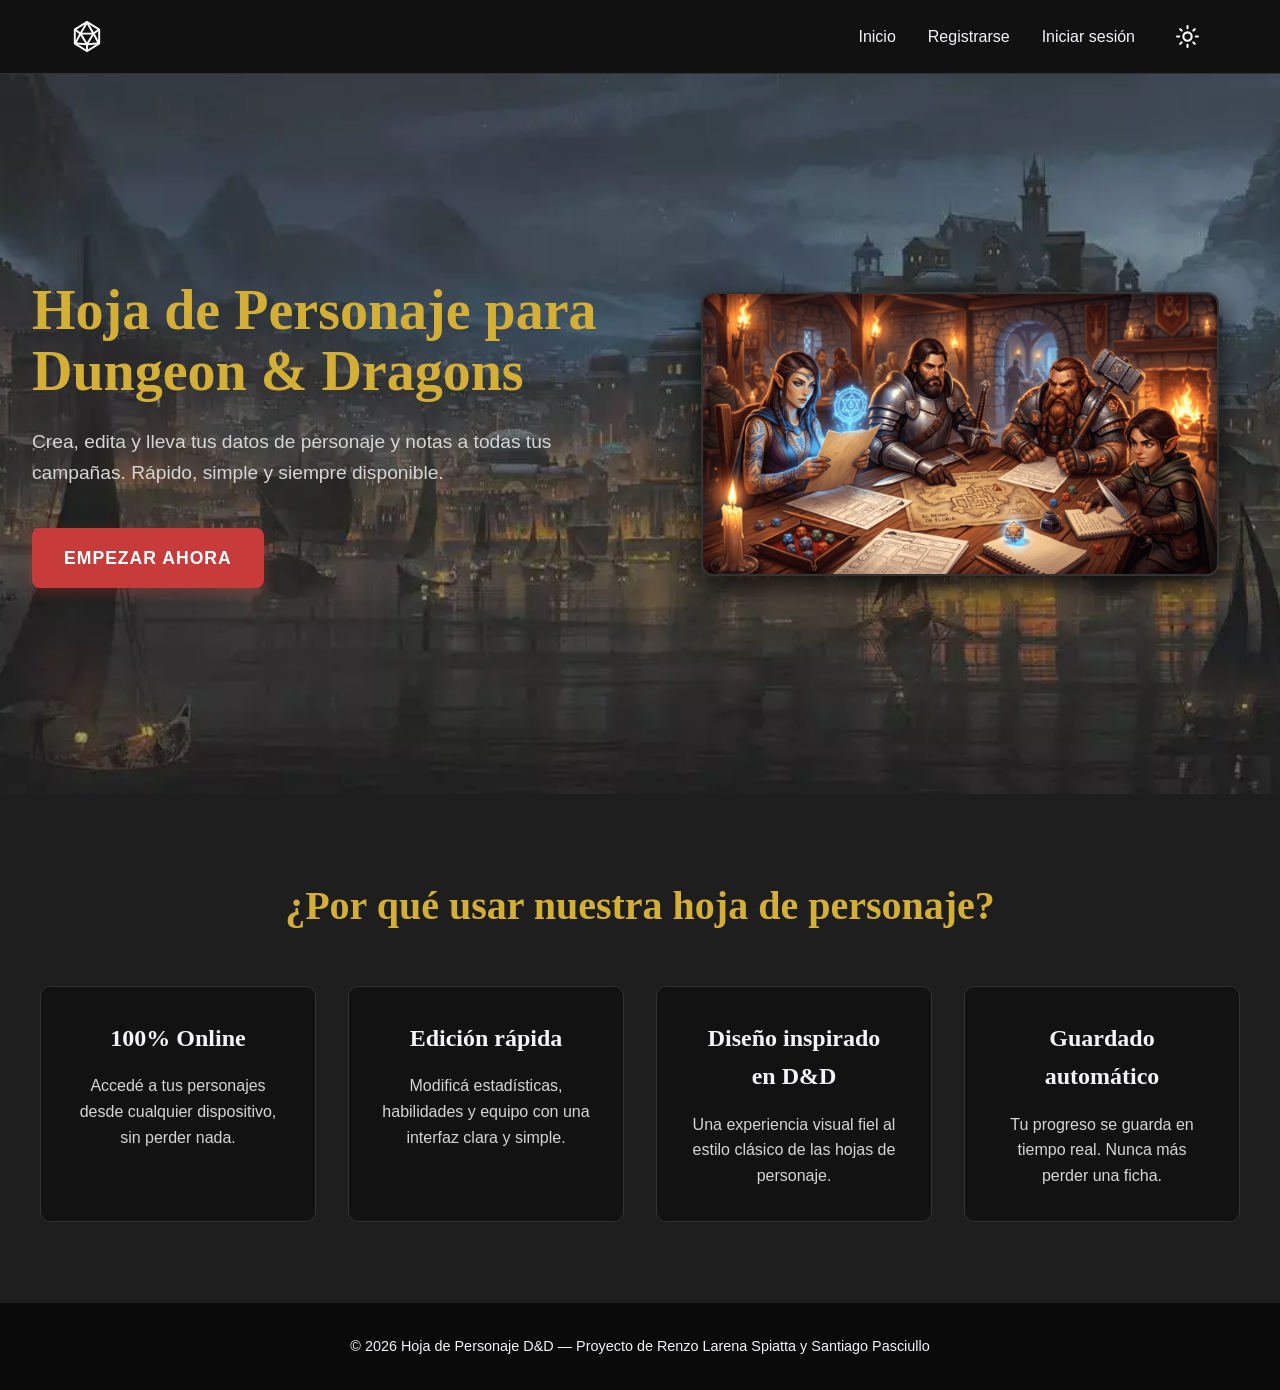
<file: public/index.html>
<!doctype html>
<html lang="es">

<head>
	<meta charset="UTF-8" />
	<meta name="viewport" content="width=device-width, initial-scale=1.0" />
	<title>Hoja de personaje Dungeon & Dragon's</title>
	<link rel="apple-touch-icon" sizes="180x180" href="assets/img/apple-touch-icon.png" />
	<link rel="icon" type="image/png" sizes="32x32" href="assets/img/favicon-32x32.png" />
	<link rel="icon" type="image/png" sizes="16x16" href="assets/img/favicon-16x16.png" />
	<link rel="manifest" href="site.webmanifest" />
	<meta name="description"
		content="App para la Tecnicatura universitaria en programación - Asignatura: Programación 2. Crea tu propia hoja de personaje para Dungeon & Dragons y llevala a todas partes" />
	<meta name="keywords" content="Dungeon & Dragons, hoja de personaje, RPG, rol" />
	<meta name="author" content="Renzo Larena y Santiago Pasciullo" />

	<meta property="og:title" content="Hoja de personaje Dungeon & Dragon's" />
	<meta property="og:description"
		content="Crea tu propia hoja de personaje para Dungeon & Dragons y llevala a todas partes" />
	<meta property="og:type" content="website" />
	<meta property="og:site_name" content="Hoja de Personaje D&D" />
	<meta http-equiv="Content-Language" content="es" />
	<link rel="icon" href="assets/img/favicon.ico" type="image/x-icon" />
	<meta property="og:image"
		content="https://tp-integrador-tup-programacion-2.vercel.app/assets/img/android-chrome-512x512.png?v=2" />
	<meta property="og:image:secure_url"
		content="https://tp-integrador-tup-programacion-2.vercel.app/assets/img/android-chrome-512x512.png?v=2" />
	<meta property="og:image:type" content="image/png" />
	<meta property="og:image:width" content="512" />
	<meta property="og:image:height" content="512" />
	<meta property="og:url" content="https://tp-integrador-tup-programacion-2.vercel.app/" />
	<meta name="twitter:card" content="summary_large_image" />
	<meta name="twitter:title" content="Hoja de personaje Dungeon & Dragon's" />
	<meta name="twitter:description"
		content="Crea tu propia hoja de personaje para Dungeon & Dragons y llevala a todas partes" />
	<meta name="twitter:image"
		content="https://tp-integrador-tup-programacion-2.vercel.app/assets/img/android-chrome-512x512.png?v=2" />
	<link rel="stylesheet" href="./css/pages/home.css" />
	<script type="module" src="./js/index.js" defer></script>
</head>

<body>
	<header class="site-header">
		<nav class="navbar">
			<a href="./index.html">
				<figure class="navbar-brand">
					<img src="./assets/icons/d20-white.svg" alt="D20" />
				</figure>
			</a>
			<button class="navbar-toggler" aria-label="Abrir menú" id="menu-toggle">
				<img src="./assets/icons/d20-white.svg" alt="Abrir menú" width="30" height="30" />
			</button>

			<ul class="navbar-nav" id="nav-menu">
				<li class="nav-item">
					<a href="./index.html" class="nav-link">Inicio</a>
				</li>
				<li class="nav-item">
					<a href="./registro.html" class="nav-link">Registrarse</a>
				</li>
				<li class="nav-item">
					<a href="./login.html" class="nav-link">Iniciar sesión</a>
				</li>
				<li class="nav-item" id="mensajeBienvenida">
					Bienvenido, usuario!
				</li>
				<li class="nav-item">
					<a href="./index.html" class="nav-link">Cerrar Sesión</a>
				</li>
				<li class="nav-item">
					<button id="theme-toggle" class="theme-toggle" aria-label="Cambiar tema">
						<img src="./assets/icons/sun.svg" alt="Cambiar tema claro" width="25" height="25" />
					</button>
				</li>
			</ul>
		</nav>
	</header>

	<main class="main-content">
		<section id="hero" class="hero">
			<div class="hero-content">
				<h1 class="hero-title">
					Hoja de Personaje para Dungeon & Dragons
				</h1>
				<p class="hero-text">
					Crea, edita y lleva tus datos de personaje y notas a
					todas tus campañas. Rápido, simple y siempre disponible.
				</p>
				<a href="./login.html" class="btn-primario">Empezar ahora</a>
			</div>

			<figure class="hero-image-wrapper">
				<img src="./assets/img/hero.png" alt="Ilustración épica de Dungeons & Dragons" class="hero-img"
					fetchpriority="high" loading="eager"/>
			</figure>
		</section>

		<section id="beneficios" class="beneficios">
			<h2 class="beneficios-title">
				¿Por qué usar nuestra hoja de personaje?
			</h2>

			<div class="beneficios-grid">
				<article class="beneficio-card">
					<h3 class="beneficio-title">100% Online</h3>
					<p class="beneficio-text">
						Accedé a tus personajes desde cualquier dispositivo,
						sin perder nada.
					</p>
				</article>

				<article class="beneficio-card">
					<h3 class="beneficio-title">Edición rápida</h3>
					<p class="beneficio-text">
						Modificá estadísticas, habilidades y equipo con una
						interfaz clara y simple.
					</p>
				</article>

				<article class="beneficio-card">
					<h3 class="beneficio-title">Diseño inspirado en D&D</h3>
					<p class="beneficio-text">
						Una experiencia visual fiel al estilo clásico de las
						hojas de personaje.
					</p>
				</article>

				<article class="beneficio-card">
					<h3 class="beneficio-title">Guardado automático</h3>
					<p class="beneficio-text">
						Tu progreso se guarda en tiempo real. Nunca más
						perder una ficha.
					</p>
				</article>
			</div>
		</section>
	</main>

	<footer class="site-footer">
		<p class="footer-text">
			© 2026 Hoja de Personaje D&D — Proyecto de Renzo Larena Spiatta y Santiago Pasciullo
		</p>
	</footer>
</body>

</html>
</file>
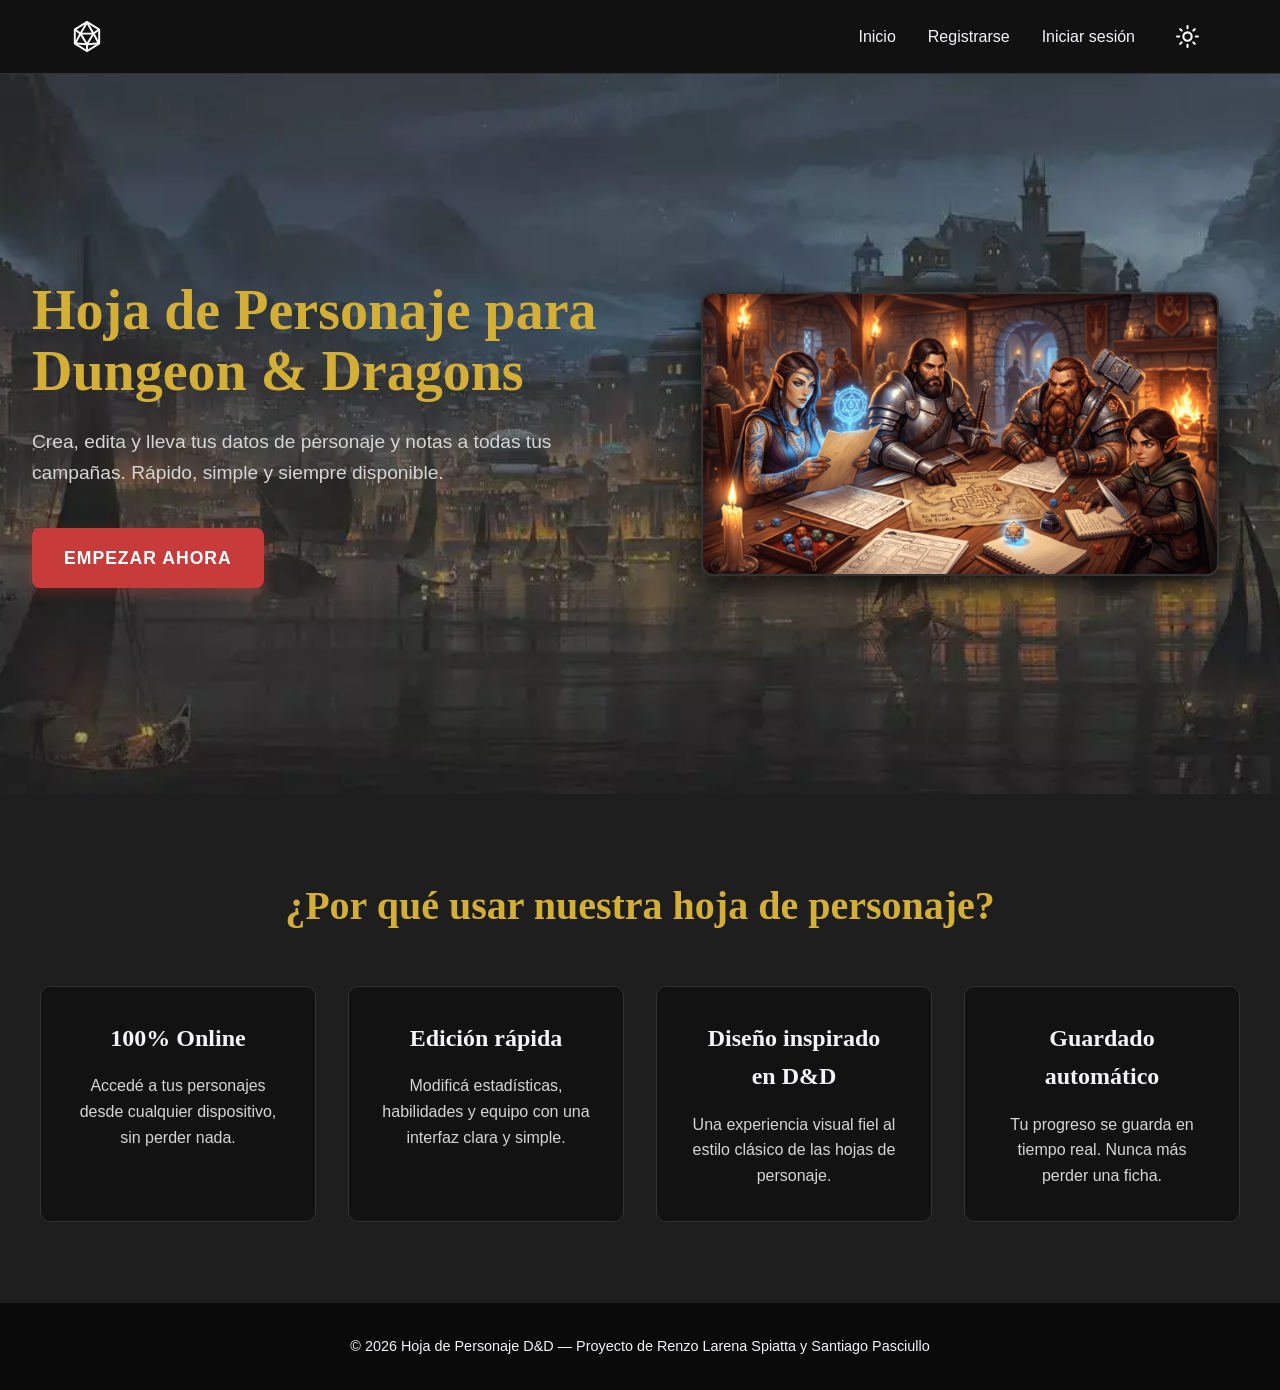
<file: public/crear-personaje-form.html>
<!doctype html>
<html lang="es">

<head>
	<meta charset="UTF-8" />
	<meta name="viewport" content="width=device-width, initial-scale=1.0" />
	<title>Hoja de personaje Dungeon & Dragon's</title>
	<link rel="apple-touch-icon" sizes="180x180" href="assets/img/apple-touch-icon.png" />
	<link rel="icon" type="image/png" sizes="32x32" href="assets/img/favicon-32x32.png" />
	<link rel="icon" type="image/png" sizes="16x16" href="assets/img/favicon-16x16.png" />
	<link rel="manifest" href="site.webmanifest" />
	<meta name="description"
		content="App para la Tecnicatura universitaria en programación - Asignatura: Programación 2. Crea tu propia hoja de personaje para Dungeon & Dragons y llevala a todas partes" />
	<meta name="keywords" content="Dungeon & Dragons, hoja de personaje, RPG, rol" />
	<meta name="author" content="Renzo Larena y Santiago Pasciullo" />

	<meta property="og:title" content="Hoja de personaje Dungeon & Dragon's" />
	<meta property="og:description"
		content="Crea tu propia hoja de personaje para Dungeon & Dragons y llevala a todas partes" />
	<meta http-equiv="Content-Language" content="es" />
	<link rel="icon" href="assets/img/favicon.ico" type="image/x-icon" />
	<meta property="og:image" content="https://tp-integrador-tup-programacion-2.vercel.app/assets/img/hero.png" />
	<meta property="og:url" content="https://tp-integrador-tup-programacion-2.vercel.app/" />
	<link rel="stylesheet" href="./css/pages/crear-personaje-form.css" />
	<script type="module" src="./js/index.js" defer></script>
	<script type="module" src="./js/personaje/crearPersonaje.js" defer></script>

</head>

<body>
	<header class="site-header">
		<nav class="navbar">
			<a href="./index.html">
				<figure class="navbar-brand">
					<img src="./assets/icons/d20-white.svg" alt="D20" />
				</figure>
			</a>
			<button class="navbar-toggler" aria-label="Abrir menú" id="menu-toggle">
				<img src="./assets/icons/d20-white.svg" alt="Abrir menú" width="30" height="30" />
			</button>

			<ul class="navbar-nav" id="nav-menu">
				<li class="nav-item">
					<a href="./index.html" class="nav-link">Inicio</a>
				</li>
				<li class="nav-item">
					<a href="./registro.html" class="nav-link">Registrarse</a>
				</li>
				<li class="nav-item">
					<a href="./login.html" class="nav-link">Iniciar sesión</a>
				</li>
				<li class="nav-item">
					<button id="theme-toggle" class="theme-toggle" aria-label="Cambiar tema">
						<img src="./assets/icons/sun.svg" alt="Cambiar tema" width="25" height="25" />
					</button>
				</li>
			</ul>
		</nav>
	</header>
	<main>
		<section class="form-section">
			<h1>Crear nuevo personaje</h1>
			<form action="" method="post" class="character-form" autocomplete="on">
				<p id="form-hint">
					Crea tu personaje.
				</p>

				<fieldset>
					<legend>Datos del personaje</legend>
					<div class="form-field">
						<label for="character-name">Nombre del personaje</label>
						<input type="text" id="character-name" name="characterName" required maxlength="50"
							autocomplete="nickname" placeholder="Ej: Trancos Strider" />
					</div>

					<div class="form-field">
						<label for="race">Raza</label>
						<select id="race" name="race" required>
							<option value="" selected disabled>Elegi una raza</option>
							<option value="elfo">Elfo</option>
							<option value="enano">Enano</option>
							<option value="humano">Humano</option>
							<option value="tiefling">Tiefling</option>
						</select>
					</div>

					<div class="form-field">
						<label for="class">Clase</label>
						<select id="class" name="class" required aria-describedby="class-help">
							<option value="" selected disabled>Elegi una clase</option>
							<option value="hechicero" data-base-hp="6" data-armor="Ligera">
								Hechicero (HP base 6, armadura ligera)
							</option>
							<option value="paladin" data-base-hp="10" data-armor="Pesada">
								Paladin (HP base 10, armadura pesada)
							</option>
							<option value="barbaro" data-base-hp="12" data-armor="Media">
								Barbaro (HP base 12, armadura media)
							</option>
							<option value="clerigo" data-base-hp="8" data-armor="Media">
								Clerigo (HP base 8, armadura media)
							</option>
						</select>
						<p id="class-help">
							La clase define el HP base y el tipo de armadura.
						</p>
					</div>
				</fieldset>

				<fieldset>
					<legend>Nivel y progresion</legend>
					<div class="form-field">
						<label for="class-level">Nivel de clase</label>
						<select id="class-level" name="classLevel" required>
							<option value="" selected disabled>Elegi un nivel</option>
							<option value="1">1</option>
							<option value="2">2</option>
							<option value="3">3</option>
							<option value="4">4</option>
							<option value="5">5</option>
							<option value="6">6</option>
							<option value="7">7</option>
							<option value="8">8</option>
							<option value="9">9</option>
							<option value="10">10</option>
							<option value="11">11</option>
							<option value="12">12</option>
							<option value="13">13</option>
							<option value="14">14</option>
							<option value="15">15</option>
							<option value="16">16</option>
							<option value="17">17</option>
							<option value="18">18</option>
							<option value="19">19</option>
							<option value="20">20</option>
						</select>
					</div>

					<div class="form-field">
						<label for="class-abilities">Habilidades de clase</label>
						<textarea id="class-abilities" name="classAbilities" rows="4" readonly
							placeholder="Se completa segun clase y nivel"></textarea>
					</div>

					<div class="form-field">
						<label for="final-hp">HP final</label>
						<output id="final-hp" name="finalHp">0</output>
					</div>
				</fieldset>

				<fieldset>
					<legend>Caracteristicas</legend>
					<div class="stats-grid" role="group" aria-label="Caracteristicas base">
						<div class="form-field">
							<label for="strength">Fuerza</label>
							<input type="number" id="strength" name="strength" min="1" max="20" required />
						</div>
						<div class="form-field">
							<label for="dexterity">Destreza</label>
							<input type="number" id="dexterity" name="dexterity" min="1" max="20" required />
						</div>
						<div class="form-field">
							<label for="constitution">Constitucion</label>
							<input type="number" id="constitution" name="constitution" min="1" max="20" required />
						</div>
						<div class="form-field">
							<label for="intelligence">Inteligencia</label>
							<input type="number" id="intelligence" name="intelligence" min="1" max="20" required />
						</div>
						<div class="form-field">
							<label for="wisdom">Sabiduria</label>
							<input type="number" id="wisdom" name="wisdom" min="1" max="20" required />
						</div>
						<div class="form-field">
							<label for="charisma">Carisma</label>
							<input type="number" id="charisma" name="charisma" min="1" max="20" required />
						</div>
					</div>
				</fieldset>

				<fieldset>
					<legend>Seleccion de habilidades</legend>
					<p id="skills-hint">Elegi 4 habilidades.</p>
					<div class="skills-grid" role="group" aria-describedby="skills-hint">
						<label>
							<input type="checkbox" name="skills" value="acrobacias" />
							Acrobacias
						</label>
						<label>
							<input type="checkbox" name="skills" value="arcanos" />
							Arcanos
						</label>
						<label>
							<input type="checkbox" name="skills" value="atletismo" />
							Atletismo
						</label>
						<label>
							<input type="checkbox" name="skills" value="historia" />
							Historia
						</label>
						<label>
							<input type="checkbox" name="skills" value="intimidacion" />
							Intimidacion
						</label>
						<label>
							<input type="checkbox" name="skills" value="investigacion" />
							Investigacion
						</label>
						<label>
							<input type="checkbox" name="skills" value="medicina" />
							Medicina
						</label>
						<label>
							<input type="checkbox" name="skills" value="percepcion" />
							Percepcion
						</label>
						<label>
							<input type="checkbox" name="skills" value="persuasion" />
							Persuasion
						</label>
						<label>
							<input type="checkbox" name="skills" value="sigilo" />
							Sigilo
						</label>
						<label>
							<input type="checkbox" name="skills" value="supervivencia" />
							Supervivencia
						</label>
						<label>
							<input type="checkbox" name="skills" value="trato-animales" />
							Trato con animales
						</label>
					</div>
				</fieldset>

				<fieldset>
					<legend>Conjuros (opcional)</legend>
					<p id="spells-hint">
						Disponible para clases que usan magia.
					</p>
					<div class="form-field">
						<label for="spells">Seleccion de conjuros</label>
						<select id="spells" name="spells" multiple aria-describedby="spells-hint">
							<option value="bola-fuego">Bola de fuego</option>
							<option value="curar-heridas">Curar heridas</option>
							<option value="escudo">Escudo</option>
							<option value="hechizar">Hechizar persona</option>
							<option value="rayo-helado">Rayo de escarcha</option>
							<option value="salto">Salto</option>
						</select>
					</div>
				</fieldset>

				<div class="form-actions">
					<button class="btnCrear" type="submit">Crear personaje</button>
					<button class="btnLimpiar" type="reset">Limpiar formulario</button>
				</div>
			</form>
		</section>
	</main>
	<footer class="site-footer">
		<p class="footer-text">
			© 2026 Hoja de Personaje D&D — Proyecto de Renzo Larena Spiatta y Santiago Pasciullo
		</p>
	</footer>
</body>

</html>
</file>
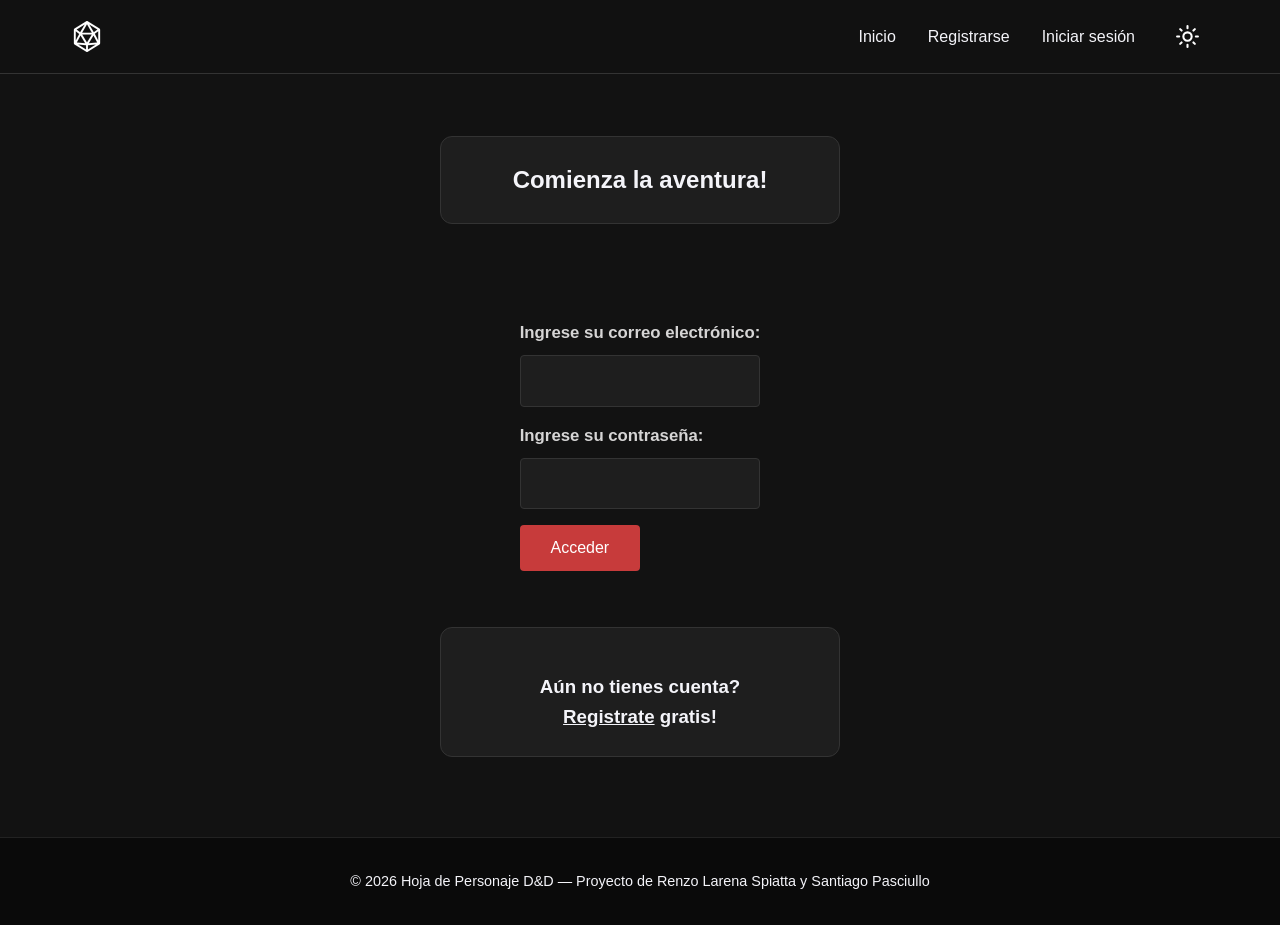
<file: public/login.html>
<!doctype html>
<html lang="es">

<head>
	<meta charset="UTF-8" />
	<meta name="viewport" content="width=device-width, initial-scale=1.0" />
	<title>Ingreso</title>
	<link rel="apple-touch-icon" sizes="180x180" href="assets/img/apple-touch-icon.png" />
	<link rel="icon" type="image/png" sizes="32x32" href="assets/img/favicon-32x32.png" />
	<link rel="icon" type="image/png" sizes="16x16" href="assets/img/favicon-16x16.png" />
	<link rel="manifest" href="site.webmanifest" />
	<meta name="description"
		content="App para la Tecnicatura universitaria en programación - Asignatura: Programación 2. Crea tu propia hoja de personaje para Dungeon & Dragons y llevala a todas partes" />
	<meta name="keywords" content="Dungeon & Dragons, hoja de personaje, RPG, rol" />
	<meta name="author" content="Renzo Larena y Santiago Pasciullo" />

	<meta property="og:title" content="Hoja de personaje Dungeon & Dragon's" />
	<meta property="og:description"
		content="Crea tu propia hoja de personaje para Dungeon & Dragons y llevala a todas partes" />
	<meta http-equiv="Content-Language" content="es" />
	<link rel="icon" href="assets/img/favicon.ico" type="image/x-icon" />
	<meta property="og:image" content="https://tp-integrador-tup-programacion-2.vercel.app/assets/img/hero.png" />
	<meta property="og:url" content="https://tp-integrador-tup-programacion-2.vercel.app/" />
	<link rel="stylesheet" href="./css/pages/login.css" />
	<script type="module" src="./js/index.js" defer></script>
	<script src="./js/auth/auth.js" defer></script>
</head>

<body>
	<header class="site-header">
		<nav class="navbar">
			<a href="./index.html">
				<figure class="navbar-brand">
					<img src="./assets/icons/d20-white.svg" alt="D20" />
				</figure>
			</a>
			<button class="navbar-toggler" aria-label="Abrir menú" id="menu-toggle">
				<img src="./assets/icons/d20-white.svg" alt="Abrir menú" width="30" height="30" />
			</button>

			<ul class="navbar-nav" id="nav-menu">
				<li class="nav-item">
					<a href="./index.html" class="nav-link">Inicio</a>
				</li>
				<li class="nav-item">
					<a href="./registro.html" class="nav-link">Registrarse</a>
				</li>
				<li class="nav-item">
					<a href="./login.html" class="nav-link">Iniciar sesión</a>
				</li>
				<li class="nav-item">
					<button id="theme-toggle" class="theme-toggle" aria-label="Cambiar tema">
						<img src="./assets/icons/sun.svg" alt="Cambiar tema" width="25" height="25" />
					</button>
				</li>
			</ul>
		</nav>
	</header>
	<main class="cuerpo">

		<section class="title">
			<h1>Comienza la aventura!</h1>
		</section>

		<form id="formularioIngreso">
			<div id="Ingreso">
				<div>
					<label>Ingrese su correo electrónico:</label>
					<input id="correoLogin" type="text" autocomplete="email" required />
					<label>Ingrese su contraseña:</label>
					<input id="contraLogin" type="password" autocomplete="current-password" required />
				</div>
				<div id="confirmarIngreso">
					<button id="botonIngreso" type="submit">Acceder</button>
				</div>
				<div id="errorDatosIngreso"></div>
			</div>
		</form>

		<section class="enunciados">
			<div id="texts">
				<h3>Aún no tienes cuenta? <a style="text-decoration: underline;" href="./registro.html">Registrate</a>
					gratis!</h3>
			</div>
		</section>

	</main>
	<footer class="site-footer">
		<p class="footer-text">
			© 2026 Hoja de Personaje D&D — Proyecto de Renzo Larena Spiatta y Santiago Pasciullo
		</p>
	</footer>
</body>

</html>
</file>
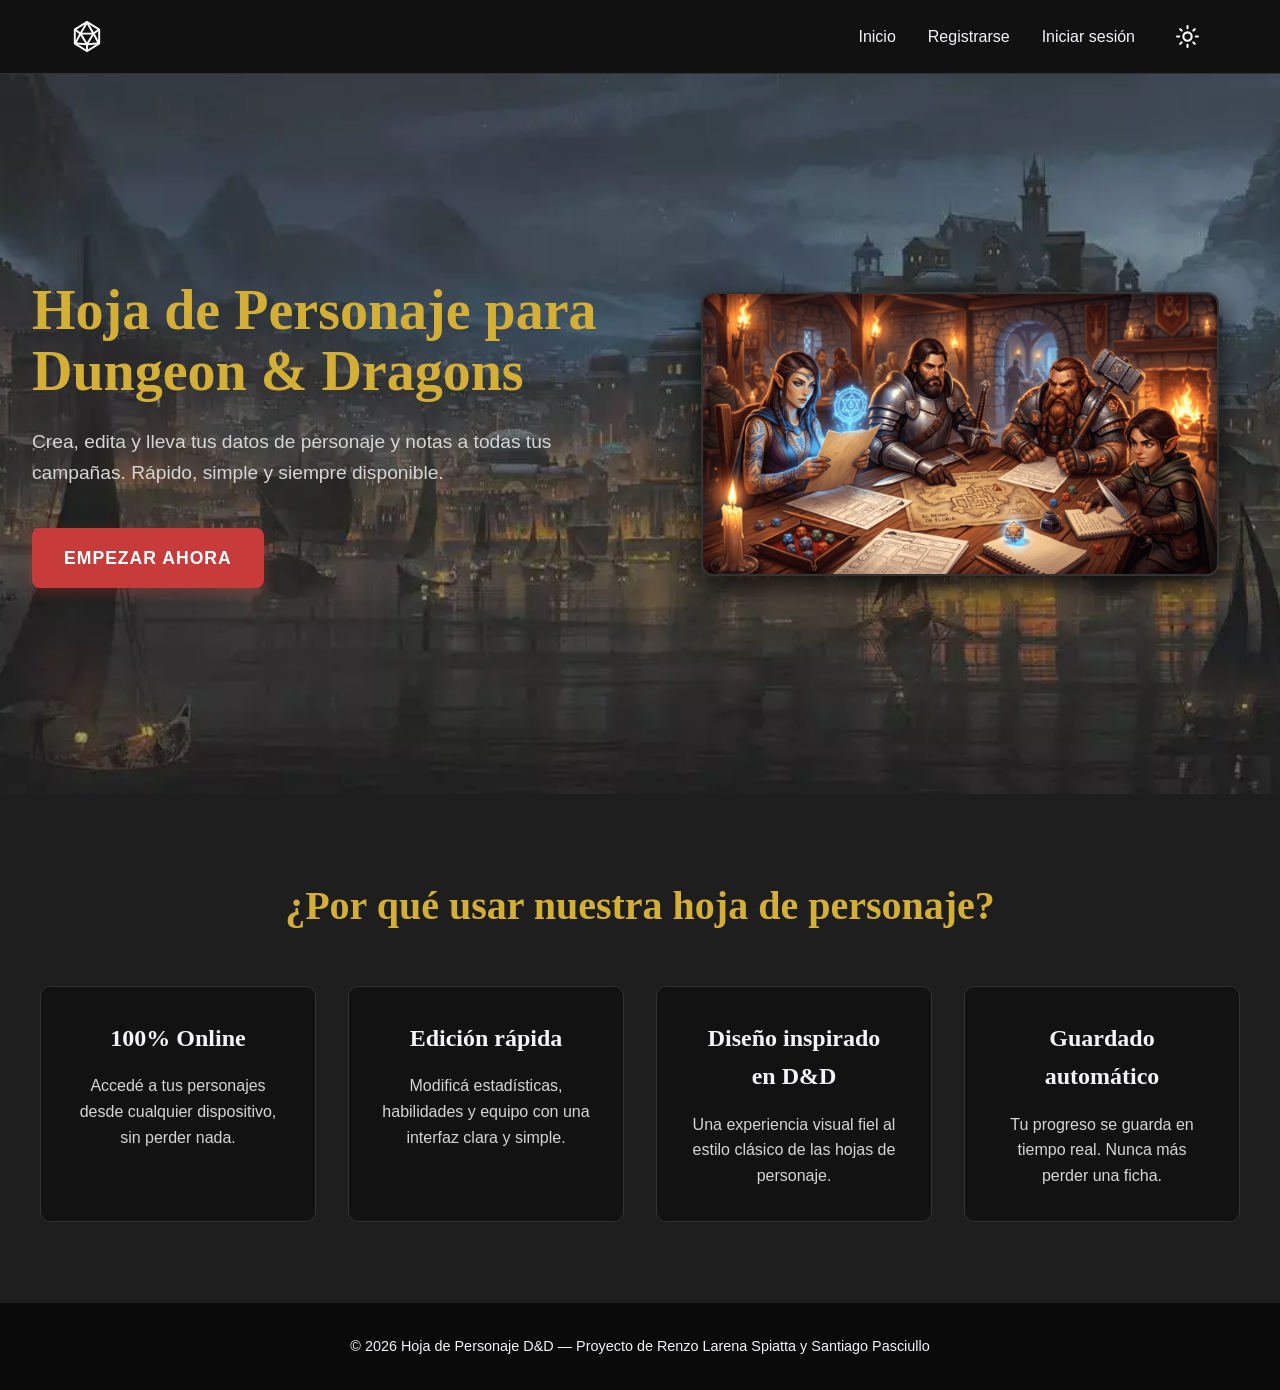
<file: public/perfil.html>
<!doctype html>
<html lang="es">

<head>
	<meta charset="UTF-8" />
	<meta name="viewport" content="width=device-width, initial-scale=1.0" />
	<title>Hoja de personaje Dungeon & Dragon's</title>
	<link rel="apple-touch-icon" sizes="180x180" href="assets/img/apple-touch-icon.png" />
	<link rel="icon" type="image/png" sizes="32x32" href="assets/img/favicon-32x32.png" />
	<link rel="icon" type="image/png" sizes="16x16" href="assets/img/favicon-16x16.png" />
	<link rel="manifest" href="site.webmanifest" />
	<meta name="description"
		content="App para la Tecnicatura universitaria en programación - Asignatura: Programación 2. Crea tu propia hoja de personaje para Dungeon & Dragons y llevala a todas partes" />
	<meta name="keywords" content="Dungeon & Dragons, hoja de personaje, RPG, rol" />
	<meta name="author" content="Renzo Larena y Santiago Pasciullo" />

	<meta property="og:title" content="Hoja de personaje Dungeon & Dragon's" />
	<meta property="og:description"
		content="Crea tu propia hoja de personaje para Dungeon & Dragons y llevala a todas partes" />
	<meta http-equiv="Content-Language" content="es" />
	<link rel="icon" href="assets/img/favicon.ico" type="image/x-icon" />
	<meta property="og:image" content="https://tp-integrador-tup-programacion-2.vercel.app/assets/img/hero.png" />
	<meta property="og:url" content="https://tp-integrador-tup-programacion-2.vercel.app/" />
	<link rel="stylesheet" href="./css/pages/perfil.css" />
	<script type="module" src="./js/index.js" defer></script>
	<script type="module" src="./js/user/perfil.js" defer></script>
</head>

<body>

	<header class="site-header">
		<nav class="navbar">
			<a href="./index.html">
				<figure class="navbar-brand">
					<img src="./assets/icons/d20-white.svg" alt="dragon rojo" />
				</figure>
			</a>
			<button class="navbar-toggler" aria-label="Abrir menú" id="menu-toggle">
				<img src="./assets/icons/d20-white.svg" alt="Abrir menú" width="30" height="30" />
			</button>

			<ul class="navbar-nav" id="nav-menu">
				<li class="nav-item" id="mensajeBienvenida">
					Bienvenido, usuario!
				</li>
				<li class="nav-item">
					<a href="./index.html" class="nav-link">Cerrar Sesión</a>
				</li>
				<li class="nav-item">
					<button id="theme-toggle" class="theme-toggle" aria-label="Cambiar tema">
						<img src="./assets/icons/sun.svg" alt="Cambiar tema" width="25" height="25" />
					</button>
				</li>
			</ul>
		</nav>
	</header>
	<main>
		<section>
			<div id="datosUsuario">
				<h1>Tus Datos:</h1>
				<div class="usuario">
					<div class="atributoUsuario">
						<div class="titulo">Nombre:</div>
						<div id="nomUsuario">nombre usuario</div>
					</div>
					<div class="atributoUsuario">
						<div class="titulo">Correo:</div>
						<div id="corUsuario">correo usuario</div>
					</div>
					<div class="atributoUsuario">
						<div class="titulo">Nacimiento:</div>
						<div id="nacUsuario">nacimiento usuario</div>
					</div>
					<div class="atributoUsuario">
						<div class="titulo">Edad:</div>
						<div id="edaUsuario">edad usuario</div>
					</div>
					<div class="acciones">
						<button class="botonMod" id="botonMod">⚙️</button>
					</div>
				</div>
			</div>
		</section>

		<section id="personajesUsuario">
			<div class="titulo"><strong>
					<h1>Personajes Creados</h1>
				</strong> <button class="botonCrearPers" id="crearPersonaje"
					onclick="location.href='./crear-personaje-form.html'">Crear Personaje</button></div>

			<ul id="listadoPersonajes"></ul>

		</section>
	</main>
	<footer class="site-footer">
		<p class="footer-text">
			© 2026 Hoja de Personaje D&D — Proyecto de Renzo Larena Spiatta y Santiago Pasciullo
		</p>
	</footer>
</body>

</html>
</file>
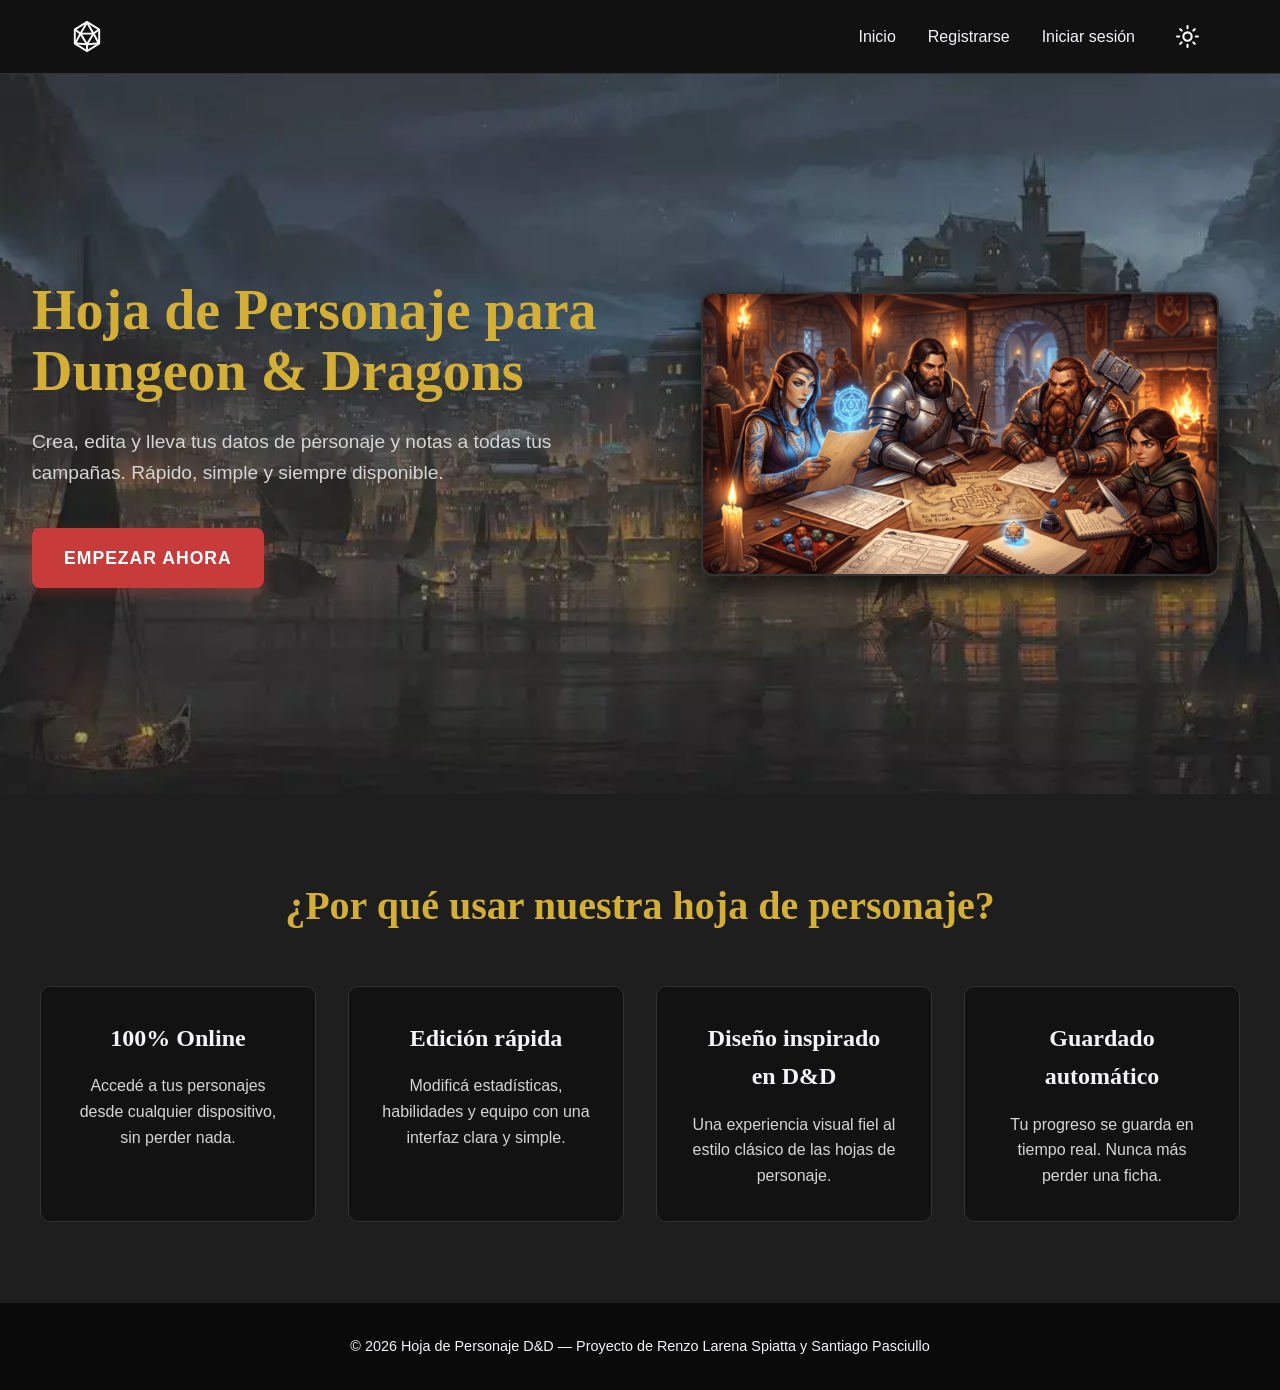
<file: public/personaje-hoja.html>
<!doctype html>
<html lang="es">

<head>
	<meta charset="UTF-8" />
	<meta name="viewport" content="width=device-width, initial-scale=1.0" />
	<title>Hoja de personaje Dungeon & Dragon's</title>
	<link rel="apple-touch-icon" sizes="180x180" href="assets/img/apple-touch-icon.png" />
	<link rel="icon" type="image/png" sizes="32x32" href="assets/img/favicon-32x32.png" />
	<link rel="icon" type="image/png" sizes="16x16" href="assets/img/favicon-16x16.png" />
	<link rel="manifest" href="site.webmanifest" />
	<meta name="description"
		content="App para la Tecnicatura universitaria en programación - Asignatura: Programación 2. Crea tu propia hoja de personaje para Dungeon & Dragons y llevala a todas partes" />
	<meta name="keywords" content="Dungeon & Dragons, hoja de personaje, RPG, rol" />
	<meta name="author" content="Renzo Larena y Santiago Pasciullo" />

	<meta property="og:title" content="Hoja de personaje Dungeon & Dragon's" />
	<meta property="og:description"
		content="Crea tu propia hoja de personaje para Dungeon & Dragons y llevala a todas partes" />
	<meta http-equiv="Content-Language" content="es" />
	<link rel="icon" href="assets/img/favicon.ico" type="image/x-icon" />
	<meta property="og:image" content="https://tp-integrador-tup-programacion-2.vercel.app/assets/img/hero.png" />
	<meta property="og:url" content="https://tp-integrador-tup-programacion-2.vercel.app/" />
	<link rel="stylesheet" href="./css/pages/personaje-hoja.css" />
	<script type="module" src="./js/index.js" defer></script>
	<script type="module" src="./js/personaje/personajeHoja.js" defer></script>
</head>

<body>
	<header class="site-header">
		<nav class="navbar">
			<a href="./index.html">
				<figure class="navbar-brand">
					<img src="./assets/icons/d20-white.svg" alt="D20" />
				</figure>
			</a>
			<button class="navbar-toggler" aria-label="Abrir menú" id="menu-toggle">
				<img src="./assets/icons/d20-white.svg" alt="Abrir menú" width="30" height="30" />
			</button>

			<ul class="navbar-nav" id="nav-menu">
				<li class="nav-item">
					<a href="./index.html" class="nav-link">Inicio</a>
				</li>
				<li class="nav-item">
					<a href="./registro.html" class="nav-link">Registrarse</a>
				</li>
				<li class="nav-item">
					<a href="./login.html" class="nav-link">Iniciar sesión</a>
				</li>
				<li class="nav-item">
					<button id="theme-toggle" class="theme-toggle" aria-label="Cambiar tema">
						<img src="./assets/icons/sun.svg" alt="Cambiar tema" width="25" height="25" />
					</button>
				</li>
			</ul>
		</nav>
	</header>
	<main>
		<section class="character-sheet-section">
			<div id="character-sheet" class="character-sheet" aria-live="polite"></div>
		</section>
	</main>

	<footer class="site-footer">
		<p class="footer-text">
 			© 2026 Hoja de Personaje D&D — Proyecto de Renzo Larena Spiatta y Santiago Pasciullo
		</p>
	</footer>
</body>

</html>
</file>
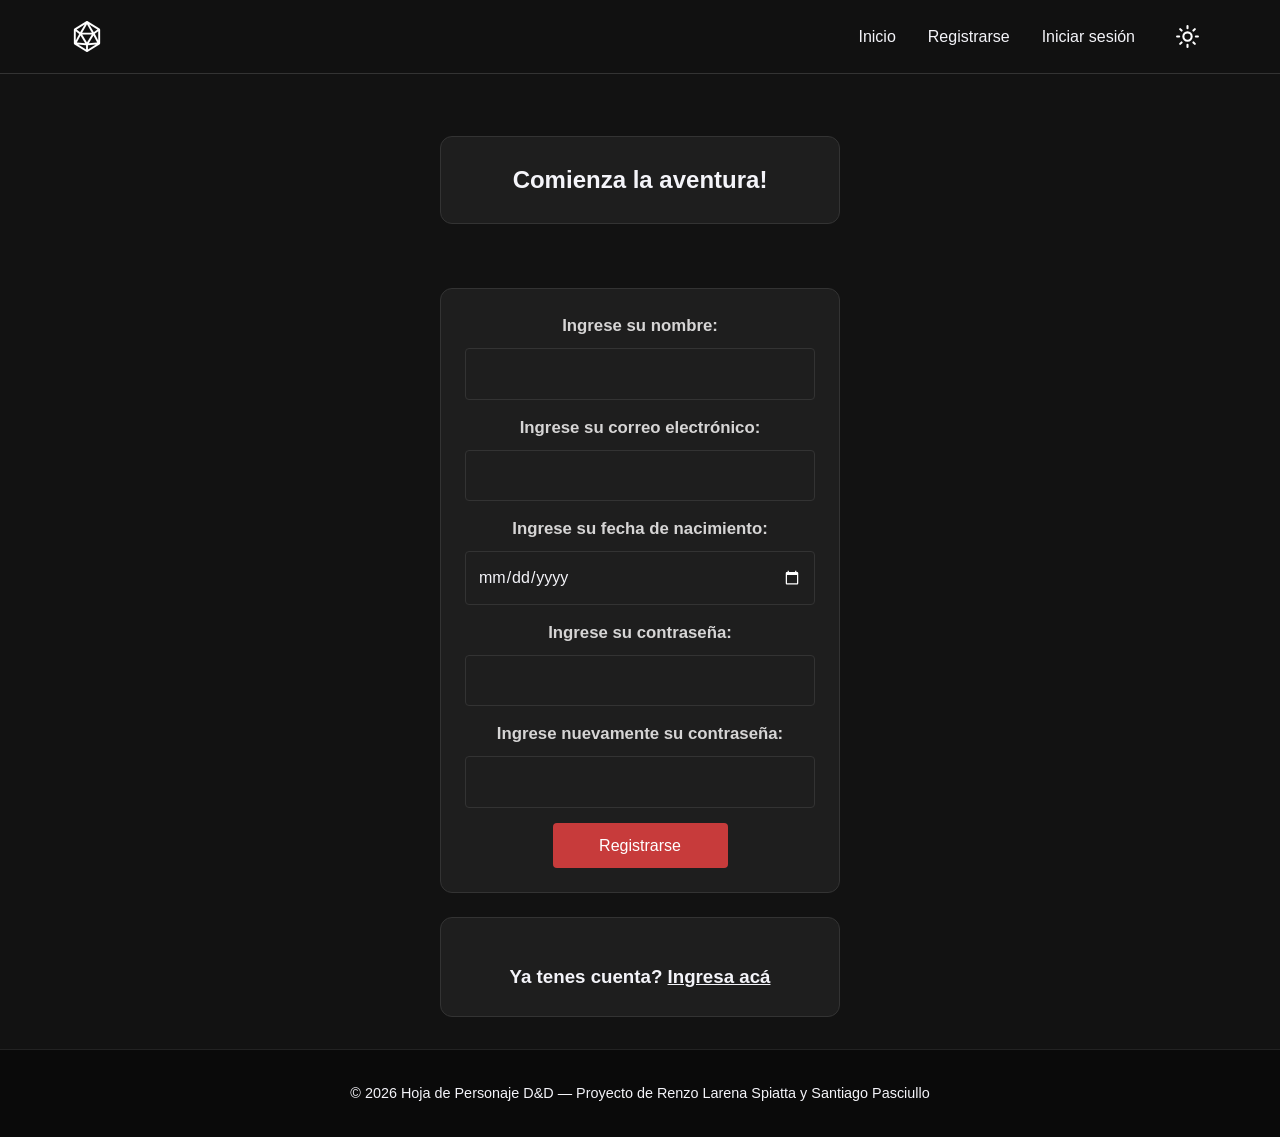
<file: public/registro.html>
<!doctype html>
<html lang="es">

<head>
	<meta charset="UTF-8" />
	<meta name="viewport" content="width=device-width, initial-scale=1.0" />
	<title>Registro</title>
	<link rel="apple-touch-icon" sizes="180x180" href="assets/img/apple-touch-icon.png" />
	<link rel="icon" type="image/png" sizes="32x32" href="assets/img/favicon-32x32.png" />
	<link rel="icon" type="image/png" sizes="16x16" href="assets/img/favicon-16x16.png" />
	<link rel="manifest" href="site.webmanifest" />
	<meta name="description"
		content="App para la Tecnicatura universitaria en programación - Asignatura: Programación 2. Crea tu propia hoja de personaje para Dungeon & Dragons y llevala a todas partes" />
	<meta name="keywords" content="Dungeon & Dragons, hoja de personaje, RPG, rol" />
	<meta name="author" content="Renzo Larena y Santiago Pasciullo" />

	<meta property="og:title" content="Hoja de personaje Dungeon & Dragon's" />
	<meta property="og:description"
		content="Crea tu propia hoja de personaje para Dungeon & Dragons y llevala a todas partes" />
	<meta http-equiv="Content-Language" content="es" />
	<link rel="icon" href="assets/img/favicon.ico" type="image/x-icon" />
	<meta property="og:image" content="https://tp-integrador-tup-programacion-2.vercel.app/assets/img/hero.png" />
	<meta property="og:url" content="https://tp-integrador-tup-programacion-2.vercel.app/" />
	<link rel="stylesheet" href="./css/pages/registro.css" />
	<script type="module" src="./js/index.js" defer></script>
	<script src="./js/auth/reg.js" defer></script>
</head>

<body>
	<header class="site-header">
		<nav class="navbar">
			<a href="./index.html">
				<figure class="navbar-brand">
					<img src="./assets/icons/d20-white.svg" alt="D20" />
				</figure>
			</a>
			<button class="navbar-toggler" aria-label="Abrir menú" id="menu-toggle">
				<img src="./assets/icons/d20-white.svg" alt="Abrir menú" width="30" height="30" />
			</button>

			<ul class="navbar-nav" id="nav-menu">
				<li class="nav-item">
					<a href="./index.html" class="nav-link">Inicio</a>
				</li>
				<li class="nav-item">
					<a href="./registro.html" class="nav-link">Registrarse</a>
				</li>
				<li class="nav-item">
					<a href="./login.html" class="nav-link">Iniciar sesión</a>
				</li>
				<li class="nav-item">
					<button id="theme-toggle" class="theme-toggle" aria-label="Cambiar tema">
						<img src="./assets/icons/sun.svg" alt="Cambiar tema" width="25" height="25" />
					</button>
				</li>
			</ul>
		</nav>
	</header>
	<main class="cuerpo">

		<section class="title">
			<h1>Comienza la aventura!</h1>
		</section>

		<section id="formularioRegistro">
			<div id="Registro">
				<form id="formRegistro">
					<label for="nombre">Ingrese su nombre:</label>
					<input id="nombre" type="text" required autocomplete="name">
					<label for="correo">Ingrese su correo electrónico:</label>
					<input id="correo" type="email" required autocomplete="email">
					<label for="nacimiento">Ingrese su fecha de nacimiento:</label>
					<input id="nacimiento" type="date" required autocomplete="bday">
					<label for="contra">Ingrese su contraseña:</label>
					<input id="contra" type="password" required autocomplete="new-password">
					<label for="contraPrueba">Ingrese nuevamente su contraseña:</label>
					<input id="contraPrueba" type="password" required autocomplete="new-password">
					<div id="confirmarRegistro">
						<button type="submit" id="botonRegistro">Registrarse</button>
					</div>
					<div id="errorDatosRegistro"></div>
					<div id="registrado"></div>
				</form>
			</div>
		</section>

		<section class="enunciados">
			<div id="texts">
				<h3>Ya tenes cuenta? <a style="text-decoration: underline;" href="./login.html">Ingresa acá</a></h3>
			</div>
		</section>

	</main>

	<footer class="site-footer">
		<p class="footer-text">
			© 2026 Hoja de Personaje D&D — Proyecto de Renzo Larena Spiatta y Santiago Pasciullo
		</p>
	</footer>
</body>

</html>
</file>
<file: public/css/pages/home.css>
@import url(../base.css);

.hero {
	display: flex;
	align-items: center;
	justify-content: space-between;
	width: 100%;
	padding: 5rem 2rem;
	gap: 4rem;
	min-height: 80vh;
	background-image: url("../../assets/img/bg-home.webp");
	background-size: cover;
	background-position: center;
}

.hero-content {
	flex-grow: 1;
	flex-shrink: 1;
	flex-basis: 0;
}

.hero-title {
	font-family: var(--font-heading);
	font-size: 3.5rem;
	line-height: 1.1;
	margin-bottom: 1.5rem;
	color: var(--accent-gold);
}

.hero-text {
	font-size: 1.2rem;
	color: var(--text-muted);
	margin-bottom: 2.5rem;
}

.hero-image-wrapper {
	flex: 1;
	display: flex;
	justify-content: center;
}

.hero-img {
	border-radius: 12px;
	box-shadow: var(--shadow-card);
	width: 90%;
	border: 2px solid var(--border-color);
	transition: transform 0.3s ease;
}

.hero-img:hover {
	transform: scale(1.02);
}

.beneficios {
	background-color: var(--bg-card);
	padding: 5rem 2rem;
}

.beneficios-title {
	text-align: center;
	font-family: var(--font-heading);
	font-size: 2.5rem;
	margin-bottom: 3rem;
	color: var(--accent-gold);
}

.beneficios-grid {
	display: grid;
	grid-template-columns: repeat(4, 1fr);
	gap: 2rem;
	max-width: 1200px;
	margin: 0 auto;
}

.beneficio-card {
	background-color: var(--bg-dark);
	padding: 2rem;
	border-radius: 10px;
	border: 1px solid var(--border-color);
	text-align: center;
	transition:
		transform 0.3s ease,
		border-color 0.3s ease;
}

.beneficio-card:hover {
	transform: translateY(-5px);
	border-color: var(--primary-red);
}

.beneficio-title {
	font-family: var(--font-heading);
	font-size: 1.5rem;
	margin-bottom: 1rem;
	color: var(--text-main);
}

.beneficio-text {
	color: var(--text-muted);
	font-size: 1rem;
}

@media (max-width: 1024px) {
	.beneficios-grid {
		grid-template-columns: repeat(2, 1fr);
	}

	.hero-title {
		font-size: 2.8rem;
	}
}

@media (max-width: 768px) {
	.hero {
		flex-direction: column;
		text-align: center;
	}

	.hero-content {
		order: 1;
	}

	.hero-image-wrapper {
		order: 2;
	}
}

@media (max-width: 480px) {
	.beneficios-grid {
		grid-template-columns: 1fr;
	}

	.beneficios-title {
		font-size: 2rem;
	}

	.btn-primario {
		width: 100%;
		text-align: center;
	}
}
</file>
<file: public/css/pages/crear-personaje-form.css>
@import url(../base.css);

.character-form {
	max-width: 500px;
	margin: 0 auto;
	padding: 20px;
	background-color: var(--bg-card);
	border-radius: 8px;
	border: 1px solid var(--border-color);
}

.form-field {
	margin-bottom: 15px;
}

.form-field label {
	display: block;
	margin-bottom: 5px;
	font-weight: bold;
}

.form-field input,
.form-field select {
	width: 100%;
	padding: 8px;
	border: 1px solid var(--border-color);
	border-radius: 4px;
	background-color: var(--bg-dark);
	color: var(--text-main);
}

.form-actions {
	display: flex;
	flex-direction: row;
	justify-content: space-between;
	padding: 1em;
}

.form-actions button {
	padding: 10px 20px;
	border-radius: 4px;
	cursor: pointer;
}

#class-abilities {
	height: 100px;
	width: 100%;
}

form>fieldset:nth-child(3)>div:nth-child(4) {
	display: flex;
	flex-direction: row;
	width: 100%;
	justify-content: flex-start;
	align-content: center;
	gap: 10px;
	height: auto;
}

form>fieldset:nth-child(3)>div:nth-child(4)>label {
	padding: 8px;
	font-weight: bold;
}

#final-hp {
	padding: 8px;
	font-weight: bold;
	color: var(--accent-gold);
}

.skills-grid {
	display: grid;
	grid-template-columns: repeat(auto-fit, minmax(150px, 1fr));
	gap: 10px;
}

.btnCrear {
	background-color: var(--primary-red);
	color: #fff;
	border: 1px solid var(--primary-red);
}

.btnLimpiar {
	background-color: var(--primary-red);
	color: var(--text-main);
	border: none;
}


@media (max-width: 768px) {
	.form-actions {
		flex-direction: column;
		gap: 1em;
	}
}
</file>
<file: public/css/pages/login.css>
@import url(../base.css);

.cuerpo {
	display: flex;
	flex-direction: column;
	justify-content: center;
	align-items: center;
	gap: 3.5em;
	padding: 2rem 1rem;
}

.links {
	display: flex;
	justify-content: center;
	border: 5px;
	margin-top: 20px;
	margin-bottom: 10px;
	gap: 50px;
	cursor: pointer;
	color: var(--accent-gold);
}

.cuerpo label {
	display: block;
	font-weight: 700;
	margin-bottom: 0.5rem;
	color: var(--text-muted);
	font-size: 1.05rem;
}

.cuerpo input {
	width: 100%;
	padding: 0.75rem;
	margin-bottom: 1rem;
	border: 1px solid var(--border-color);
	border-radius: 4px;
	box-sizing: border-box;
	background-color: var(--bg-card);
	color: var(--text-main);
}

#botonIngreso {
	width: 50%;
	padding: 10px;
	background: var(--primary-red);
	color: white;
	border: none;
	border-radius: 4px;
	font-size: 16px;
	cursor: pointer;
	transition: background-color 0.2s ease;
}

#botonIngreso:hover {
	background: var(--primary-red-hover);
}

#botonIngreso:focus-visible {
	outline: 2px solid var(--accent-gold);
	outline-offset: 2px;
}

section {
	padding: 1.5rem;
	width: 400px;
	text-align: center;
	background-color: var(--bg-card);
	border: 1px solid var(--border-color);
	border-radius: 12px;
}

#errorDatosIngreso {
	color: var(--primary-red);
	font-size: 18px;
}

.title {
	margin-top: 30px;
	margin-bottom: 40px;
	color: var(--text-main);
	font-size: 100%;
}

#texts {
	margin-top: 20px;
}

footer {
	margin-top: 3rem;
	text-align: center;
	color: var(--text-muted);
	font-size: 0.9rem;
}
</file>
<file: public/css/pages/perfil.css>
@import url(../base.css);

main {
	display: flex;
	flex-direction: column;
	gap: 2rem;
	padding: 1rem;
	max-width: 1200px;
	margin: 0 auto;
}

.usuario {
	display: flex;
	justify-content: space-between;
	align-items: flex-start;
	flex-wrap: wrap;
	gap: 1rem;
	border: 1px solid var(--border-strong);
	padding: 30px;
	border-radius: 6px;
	background-color: var(--bg-card);
	width: 100%;
	font-size: 18px;
	color: var(--text-main);
	box-shadow: var(--shadow-card);
}

.atributoUsuario {
	flex: 1;
	padding: 1rem;
	background-color: var(--bg-dark);
	border: 1px solid var(--border-color);
	border-radius: 4px;
	display: flex;
	flex-direction: column;
	gap: 0.5rem;
	overflow-wrap: anywhere;
	word-break: break-word;
}

.titulo {
	display: flex;
	justify-content: space-between;
	align-items: center;
	flex-wrap: wrap;
	gap: 1rem;
	font-weight: 600;
}

#crearPersonaje {
	margin-right: 0;
}

.botonMod {
	width: auto;
	padding: 10px 15px;
	color: var(--text-main);
	border: none;
	border-radius: 4px;
	font-size: 16px;
	cursor: pointer;
	font-weight: 600;
	transition: background-color 0.3s ease, transform 0.2s ease, box-shadow 0.3s ease;
}

.botonMod:hover {
	transform: translateY(-2px);
}

.verHoja {
	background-color: var(--success);
}

.verHoja:hover {
	background-color: var(--success-hover);
}

.eliminar {
	background-color: var(--primary-red);
}

.eliminar:hover {
	background: var(--primary-red-hover);
}

.botonCrearPers {
	width: auto;
	padding: 10px 20px;
	background: var(--primary-red);
	color: var(--text-main);
	border: none;
	border-radius: 4px;
	font-size: 16px;
	cursor: pointer;
	font-weight: 600;
	transition: background-color 0.3s ease, transform 0.2s ease, box-shadow 0.3s ease;
	box-shadow: var(--shadow-button);
}

.botonCrearPers:hover {
	background-color: var(--primary-red-hover);
	transform: translateY(-2px);
}

.personaje {
	display: flex;
	justify-content: space-between;
	align-items: center;
	gap: 1rem;
	border: 1px solid var(--border-color);
	margin-top: 10px;
	margin-bottom: 10px;
	padding: 15px;
	border-radius: 6px;
	background-color: var(--bg-card);
	width: 100%;
	box-shadow: var(--shadow-nav);
	transition: transform 0.3s ease;
}

.personaje:hover {
	transform: translateY(-2px);
}

.nomPer,
.claPer,
.nivPer,
.fecPer {
	flex: 1;
	padding: 0.5rem 1rem;
	background-color: var(--bg-dark);
	border: 1px solid var(--border-color);
	border-radius: 4px;
	font-size: 0.95rem;
	color: var(--text-main);
}

.acciones {
	display: flex;
	gap: 0.5rem;
	align-items: center;
	justify-content: flex-end;
	flex: 0 0 auto;
}

#listadoPersonajes {
	list-style: none;
	margin: 0;
	padding: 0;
	width: 100%;
	color: var(--text-muted);
}

/* --- Responsive Design --- */
@media (max-width: 768px) {
	.usuario {
		flex-direction: column;
		align-items: stretch;
		padding: 20px;
	}

	.atributoUsuario {
		width: 100%;
		margin-right: 0;
	}

	.titulo {
		flex-direction: column;
		align-items: flex-start;
		gap: 0.5rem;
	}

	.botonCrearPers {
		width: 100%;
		margin-top: 1rem;
	}

	.personaje {
		flex-direction: column;
		align-items: stretch;
	}

	.nomPer,
	.claPer,
	.nivPer,
	.fecPer {
		margin-right: 0;
		margin-bottom: 0.5rem;
	}

	.acciones {
		justify-content: stretch;
		width: 100%;
	}

	.acciones .botonMod {
		flex: 1;
		text-align: center;
	}
}
</file>
<file: public/css/pages/personaje-hoja.css>
@import url(../base.css);

.character-sheet-section {
	max-width: 1200px;
	margin: 2rem auto;
	padding: 0 1rem;
}

.dnd-sheet {
	background-color: var(--bg-card);
	border-radius: 12px;
	box-shadow: var(--shadow-card);
	overflow: hidden;
	color: var(--text-main);
	border: 1px solid var(--border-color);
}

.dnd-header {
	display: flex;
	align-items: center;
	background-color: #0d0d0d;
	padding: 1.5rem 2rem;
	border-bottom: 4px solid var(--primary-red);
	gap: 1.5rem;
}

body.light-theme .dnd-header {
	background-color: #212121;
}

.dnd-avatar-container {
	flex-shrink: 0;
}

.dnd-avatar {
	width: 90px;
	height: 90px;
	border-radius: 8px;
	background-color: #2a2a2a;
	border: 2px solid var(--border-color);
	background-image: url('../../assets/icons/d20-white.svg');
	background-size: 60%;
	background-position: center;
	background-repeat: no-repeat;
}

.dnd-char-info {
	display: flex;
	flex-direction: column;
	justify-content: center;
}

.dnd-char-name {
	font-family: var(--font-heading);
	font-size: 2.8rem;
	margin: 0 0 0.25rem 0;
	color: #ffffff;
	line-height: 1.1;
	text-transform: uppercase;
}

.dnd-char-meta {
	font-size: 1.1rem;
	color: #cccccc;
	font-weight: 500;
	display: flex;
	gap: 0.5rem;
	align-items: center;
}

.dnd-meta-divider {
	color: var(--primary-red);
}

.dnd-body {
	display: grid;
	grid-template-columns: 280px 1fr;
	gap: 2rem;
	padding: 2rem;
	background-color: var(--bg-dark);
}

.dnd-sidebar {
	display: flex;
	flex-direction: column;
	gap: 2rem;
}

.dnd-stats-container {
	display: grid;
	grid-template-columns: repeat(2, 1fr);
	gap: 1rem;
}

.dnd-stat-box {
	background-color: var(--bg-card);
	border: 2px solid var(--border-color);
	border-radius: 12px;
	text-align: center;
	position: relative;
	display: flex;
	flex-direction: column;
	align-items: center;
	padding-top: 0.75rem;
	box-shadow: var(--shadow-card);
	transition: transform 0.2s ease, border-color 0.2s ease;
}

.dnd-stat-box:hover {
	transform: translateY(-2px);
	border-color: var(--primary-red);
}

.dnd-stat-name {
	font-size: 0.8rem;
	font-weight: 700;
	color: var(--text-muted);
	text-transform: uppercase;
	letter-spacing: 1px;
}

.dnd-stat-mod {
	font-family: var(--font-heading);
	font-size: 2.5rem;
	font-weight: bold;
	margin: 0.5rem 0;
	color: var(--text-main);
	line-height: 1;
}

.dnd-section {
	background-color: var(--bg-card);
	border: 1px solid var(--border-color);
	border-radius: 10px;
	overflow: hidden;
	box-shadow: var(--shadow-card);
}

.dnd-section-header {
	background-color: var(--surface-header);
	border-bottom: 2px solid var(--primary-red);
	padding: 0.85rem 1.25rem;
}

.dnd-section-header h3 {
	font-size: 1.1rem;
	margin: 0;
	color: var(--text-main);
	text-transform: uppercase;
	letter-spacing: 1.5px;
	font-weight: bold;
}

.dnd-list {
	list-style: none;
	padding: 0;
	margin: 0;
}

.dnd-list li {
	padding: 0.85rem 1.25rem;
	border-bottom: 1px solid var(--border-strong);
	display: flex;
	align-items: center;
	gap: 1rem;
	font-size: 1rem;
	transition: background-color 0.2s ease;
}

.dnd-list li:hover {
	background-color: rgba(255, 255, 255, 0.05);
}

body.light-theme .dnd-list li:hover {
	background-color: rgba(0, 0, 0, 0.03);
}

.dnd-list li:last-child {
	border-bottom: none;
}

.dnd-list-icon {
	width: 12px;
	height: 12px;
	border-radius: 50%;
	background-color: var(--primary-red);
	display: inline-block;
	box-shadow: var(--shadow-card);
}

.dnd-main-content {
	display: flex;
	flex-direction: column;
	gap: 2rem;
}

.dnd-combat-header {
	display: flex;
	gap: 1.5rem;
	justify-content: space-between;
}

.dnd-combat-box {
	background-color: var(--bg-card);
	border: 2px solid var(--border-color);
	border-radius: 12px;
	flex: 1;
	display: flex;
	flex-direction: column;
	align-items: center;
	justify-content: center;
	padding: 1.25rem;
	position: relative;
	box-shadow: var(--shadow-card);
}

.dnd-combat-val {
	font-family: var(--font-heading);
	font-size: 2.8rem;
	font-weight: bold;
	color: var(--text-main);
	line-height: 1;
	margin-bottom: 0.75rem;
}

.dnd-combat-label {
	font-size: 0.85rem;
	font-weight: 800;
	color: var(--text-muted);
	text-transform: uppercase;
	letter-spacing: 1.5px;
	text-align: center;
}

.dnd-hp-box {
	flex: 2;
	justify-content: flex-start;
	padding: 0;
	overflow: hidden;
}

.dnd-hp-top {
	background-color: var(--surface-header);
	width: 100%;
	padding: 0.75rem;
	border-bottom: 1px solid var(--border-color);
}

.dnd-hp-mid {
	display: flex;
	align-items: center;
	justify-content: center;
	flex-grow: 1;
	width: 100%;
	padding: 1.5rem;
}

.dnd-hp-current {
	font-family: var(--font-heading);
	font-size: 3.5rem;
	font-weight: bold;
	line-height: 1;
	color: var(--text-main);
}

.dnd-hp-max {
	font-size: 1.8rem;
	color: var(--text-muted);
	font-weight: normal;
}

.dnd-current-hp input {
	background: transparent;
	border: none;
	color: inherit;
	font: inherit;
	width: 3ch;
	text-align: center;
	border-bottom: 2px solid transparent;
	transition: border-color 0.2s ease;
}

.dnd-current-hp input:focus {
	outline: none;
	border-color: var(--primary-red);
}

.dnd-current-hp input::-webkit-outer-spin-button,
.dnd-current-hp input::-webkit-inner-spin-button {
	-webkit-appearance: none;
	margin: 0;
}

.dnd-main-sections {
	display: grid;
	grid-template-columns: 1fr 1fr;
	gap: 2rem;
}

.dnd-features-list {
	padding: 0;
	margin: 0;
	list-style: none;
}

.dnd-feature-item {
	padding: 1.25rem;
	border-bottom: 1px solid var(--border-strong);
	transition: background-color 0.2s ease;
}

.dnd-feature-item:hover {
	background-color: rgba(255, 255, 255, 0.03);
}

body.light-theme .dnd-feature-item:hover {
	background-color: rgba(0, 0, 0, 0.02);
}

.dnd-feature-item:last-child {
	border-bottom: none;
}

.dnd-feature-name {
	font-weight: bold;
	font-size: 1.15rem;
	color: var(--primary-red);
	margin-bottom: 0.5rem;
}

@media (max-width: 1024px) {
	.dnd-body {
		grid-template-columns: 1fr;
	}

	.dnd-stats-container {
		grid-template-columns: repeat(6, 1fr);
	}
}

@media (max-width: 768px) {
	.dnd-stats-container {
		grid-template-columns: repeat(3, 1fr);
	}

	.dnd-combat-header {
		flex-wrap: wrap;
	}

	.dnd-combat-box {
		flex-basis: calc(50% - 0.75rem);
	}

	.dnd-hp-box {
		flex-basis: 100%;
	}

	.dnd-main-sections {
		grid-template-columns: 1fr;
	}

	.dnd-header {
		flex-direction: column;
		text-align: center;
		padding: 2rem 1rem;
	}

	.dnd-meta-divider {
		display: none;
	}

	.dnd-char-meta {
		flex-direction: column;
		gap: 0.5rem;
	}
}

@media (max-width: 480px) {
	.dnd-stats-container {
		grid-template-columns: repeat(2, 1fr);
	}
}
</file>
<file: public/css/pages/registro.css>
@import url(../base.css);

.cuerpo {
	display: flex;
	flex-direction: column;
	justify-content: center;
	align-items: center;
	gap: 1.5rem;
	padding: 2rem 1rem;
}

.links {
	display: flex;
	justify-content: center;
	border: 5px;
	margin-top: 20px;
	margin-bottom: 10px;
	gap: 50px;
	cursor: pointer;
	color: var(--accent-gold);
}

.cuerpo label {
	display: block;
	font-weight: 700;
	margin-bottom: 0.5rem;
	color: var(--text-muted);
	font-size: 1.05rem;
}

.cuerpo input {
	width: 100%;
	padding: 0.75rem;
	margin-bottom: 15px;
	border: 1px solid var(--border-color);
	border-radius: 4px;
	box-sizing: border-box;
	background-color: var(--bg-card);
	color: var(--text-main);
}

#botonRegistro {
	width: 50%;
	padding: 10px;
	background: var(--primary-red);
	color: white;
	border: none;
	border-radius: 4px;
	font-size: 16px;
	cursor: pointer;
	transition: background-color 0.2s ease;
}

#botonRegistro:hover {
	background: var(--primary-red-hover);
}

#botonRegistro:focus-visible {
	outline: 2px solid var(--accent-gold);
	outline-offset: 2px;
}

section {
	padding: 1.5rem;
	width: 400px;
	text-align: center;
	background-color: var(--bg-card);
	border: 1px solid var(--border-color);
	border-radius: 12px;
}

#errorDatosRegistro {
	color: var(--primary-red);
	font-size: 18px;
}

#registrado {
	color: #2f8f46;
	font-size: 20px;
	width: 400px;
	text-align: center;
}

.title {
	margin-top: 30px;
	margin-bottom: 40px;
	color: var(--text-main);
	font-size: 100%;
}

#texts {
	margin-top: 20px;
}
</file>
